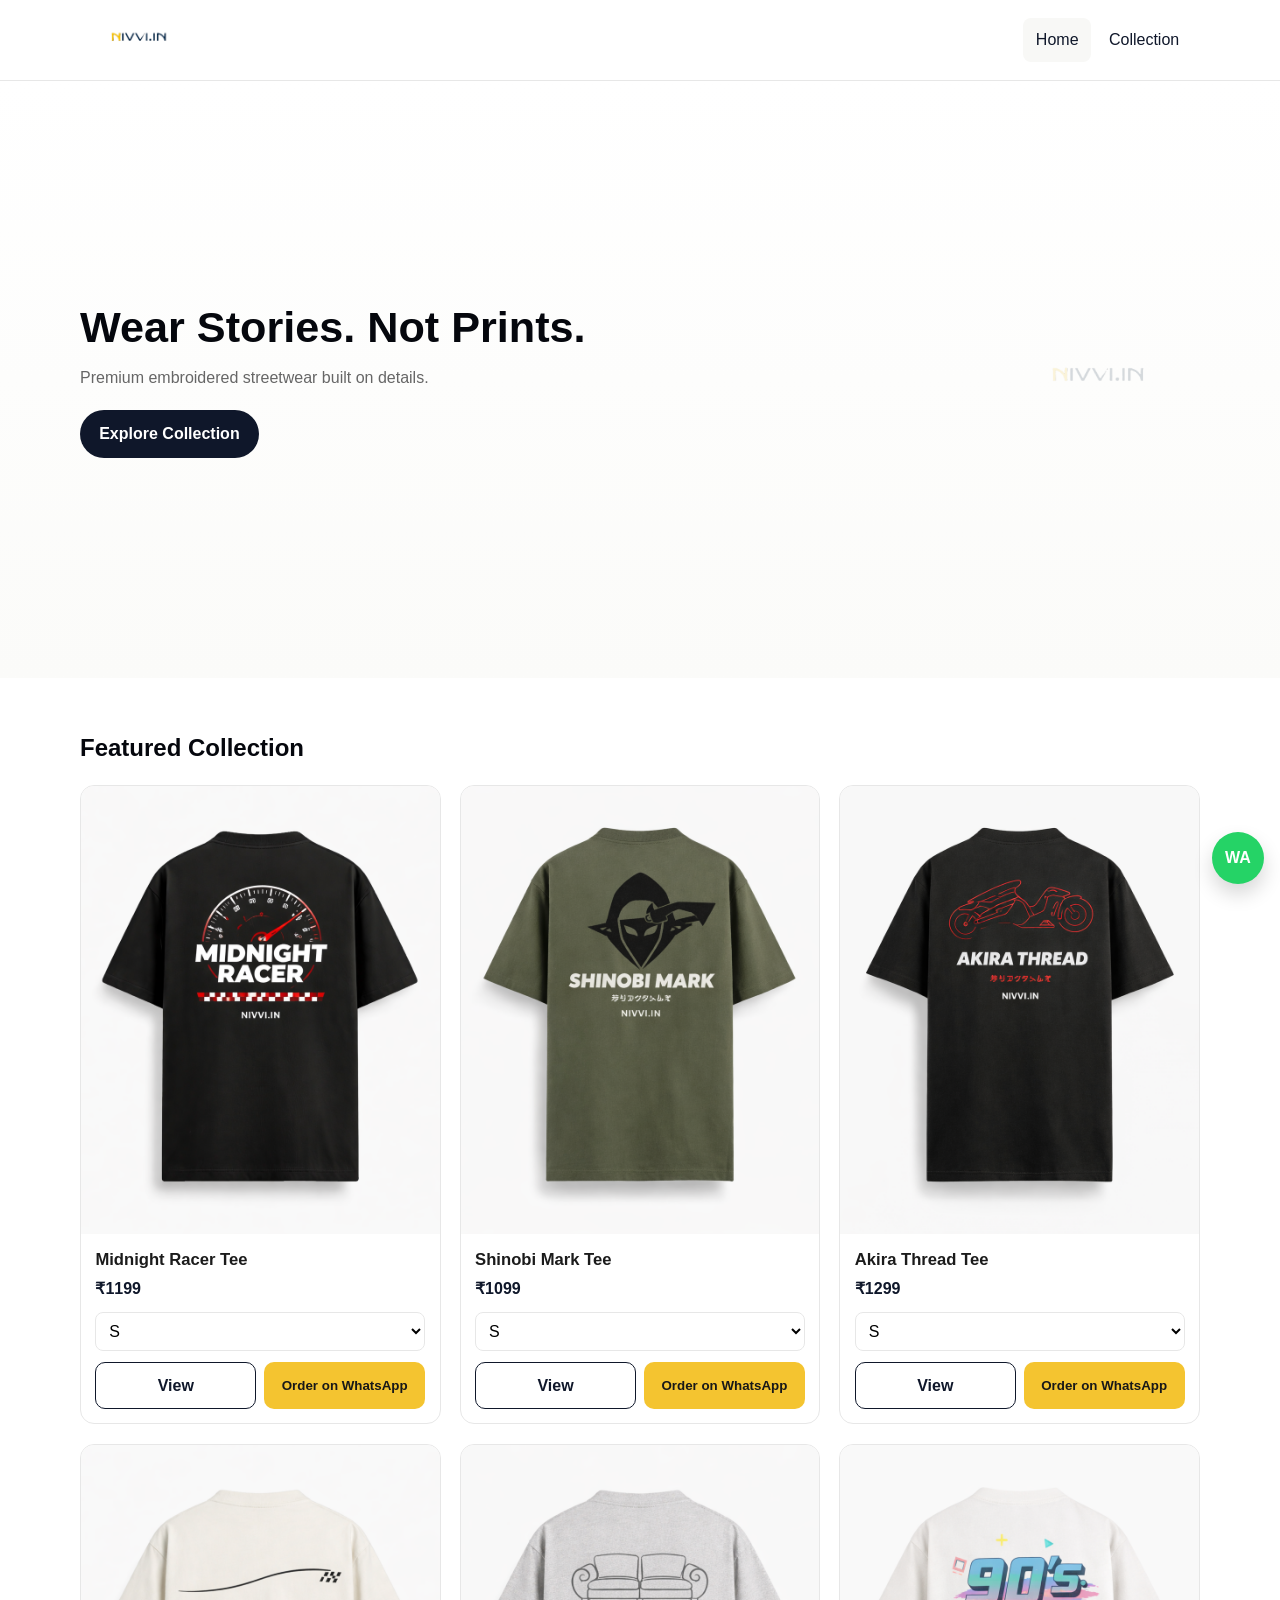
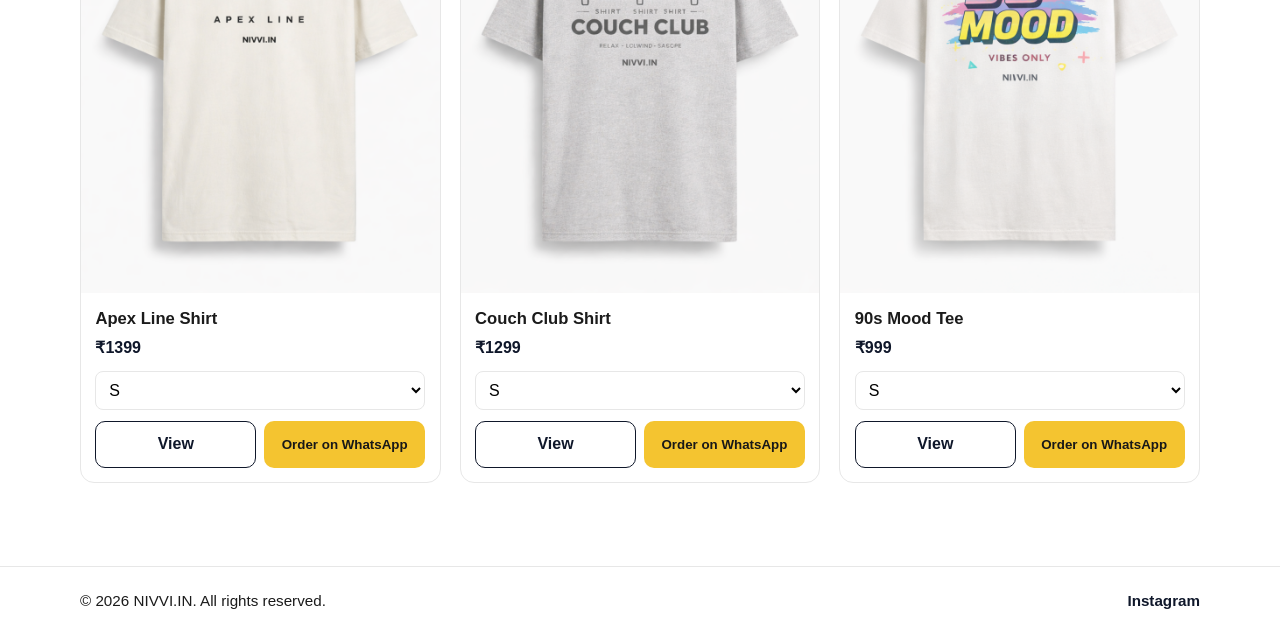
<file: index.html>
<!DOCTYPE html>
<html lang="en">
<head>
  <meta charset="UTF-8" />
  <meta name="viewport" content="width=device-width, initial-scale=1.0" />
  <meta name="description" content="NIVVI.IN - Premium embroidered streetwear built on details." />
  <title>NIVVI.IN | Home</title>
  <link rel="stylesheet" href="styles.css" />
</head>
<body data-page="home">
  <!-- Sticky Navbar -->
  <header class="site-header">
    <nav class="navbar container" aria-label="Main Navigation">
      <a href="index.html" class="brand" aria-label="NIVVI.IN Home">
        <img src="nivvi logo.jpg" alt="NIVVI.IN Logo" class="brand-logo" />
      </a>

      <button class="nav-toggle" aria-label="Toggle menu" aria-expanded="false">
        <span></span><span></span><span></span>
      </button>

      <ul class="nav-links">
        <li><a href="index.html" class="active">Home</a></li>
        <li><a href="collection.html">Collection</a></li>
      </ul>
    </nav>
  </header>

  <main>
    <!-- Hero -->
    <section class="hero section">
      <div class="container hero-content">
        <div class="hero-text">
          <h1>Wear Stories. Not Prints.</h1>
          <p>Premium embroidered streetwear built on details.</p>
          <a href="collection.html" class="btn btn-primary">Explore Collection</a>
        </div>
        <div class="hero-logo-wrap" aria-hidden="true">
          <img src="nivvi logo.jpg" alt="" class="hero-logo-subtle" />
        </div>
      </div>
    </section>

    <!-- Product Grid -->
    <section class="section">
      <div class="container">
        <div class="section-head">
          <h2>Featured Collection</h2>
        </div>
        <div id="product-grid-home" class="product-grid" aria-live="polite"></div>
      </div>
    </section>
  </main>

  <!-- Floating WhatsApp -->
  <a
    href="https://wa.me/917016248695"
    class="floating-whatsapp"
    target="_blank"
    rel="noopener noreferrer"
    aria-label="Chat on WhatsApp"
    title="Chat on WhatsApp"
  >
    WA
  </a>

  <footer class="site-footer">
    <div class="container footer-content">
      <p>© <span id="year"></span> NIVVI.IN. All rights reserved.</p>
      <a href="https://instagram.com/" target="_blank" rel="noopener noreferrer" aria-label="Instagram">
        Instagram
      </a>
    </div>
  </footer>

  <script src="script.js"></script>
</body>
</html>
</file>
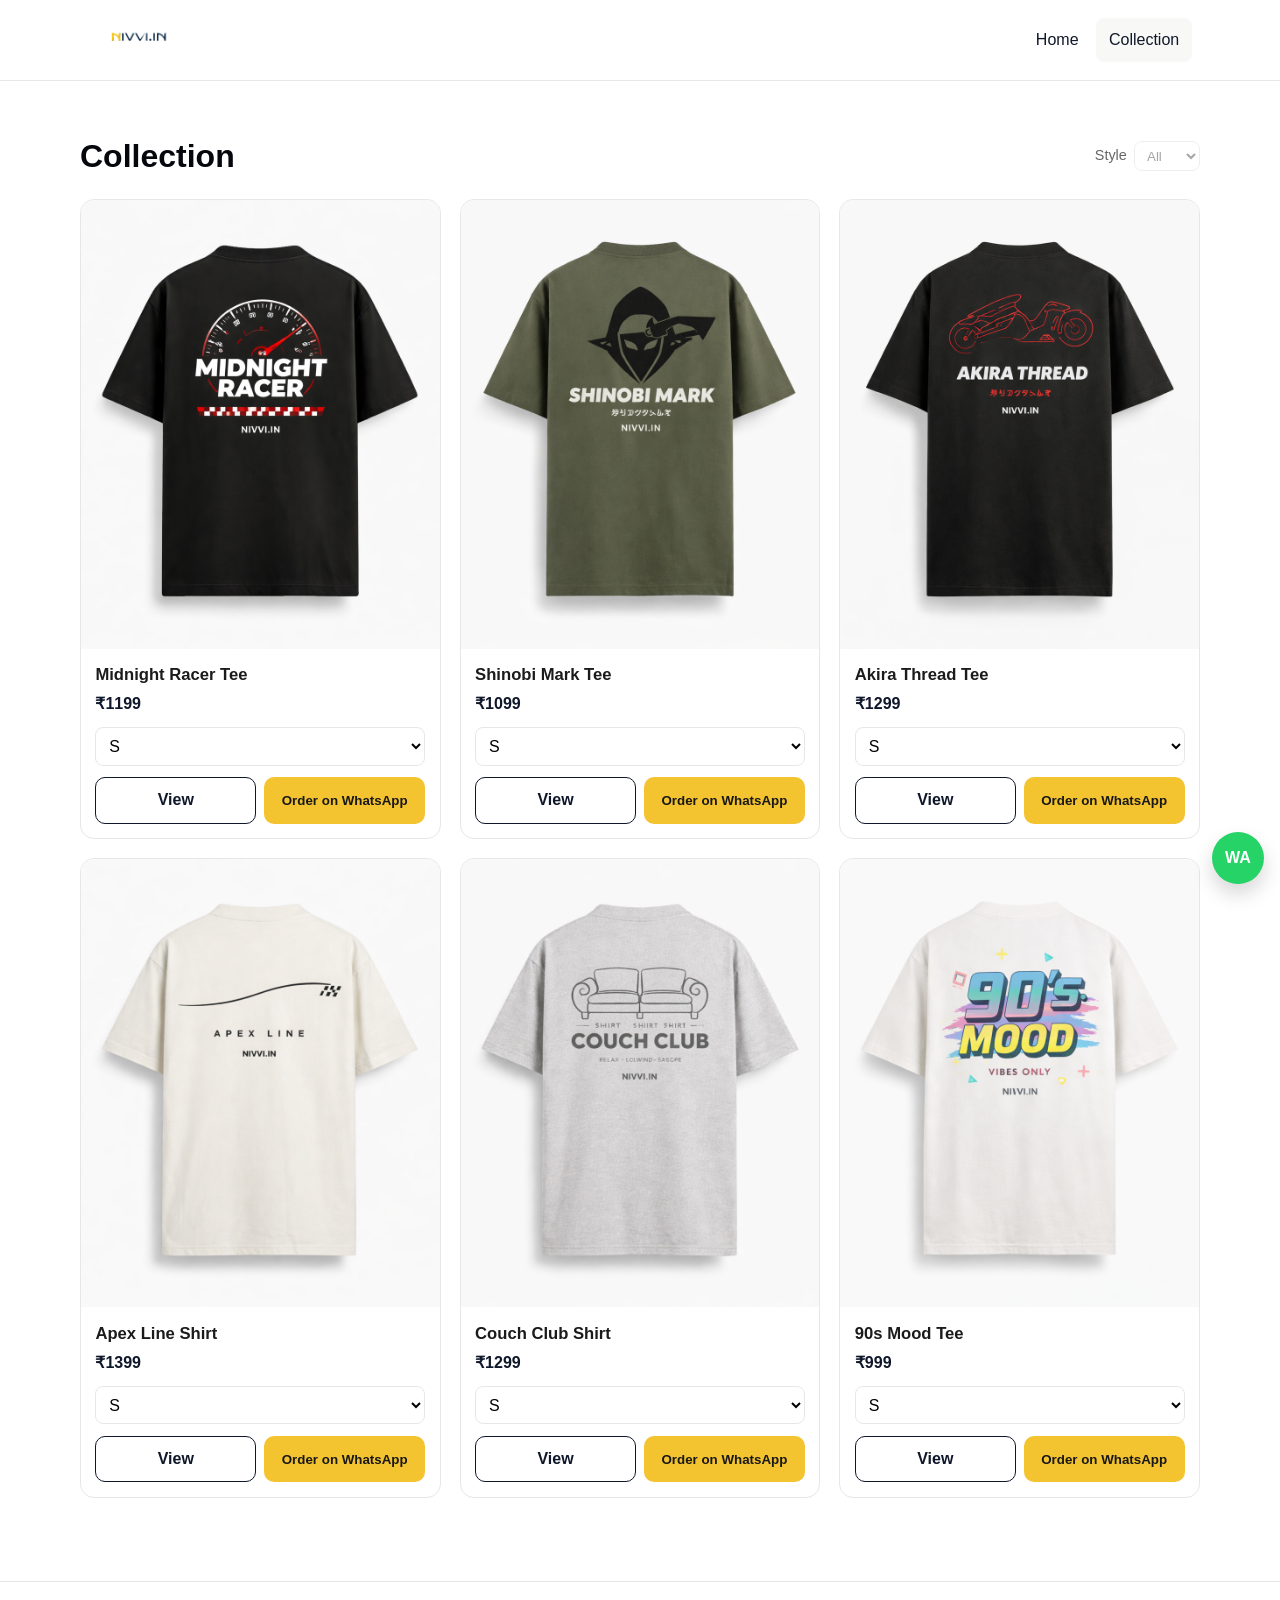
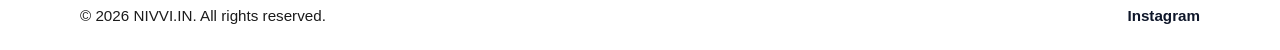
<file: collection.html>
<!DOCTYPE html>
<html lang="en">
<head>
  <meta charset="UTF-8" />
  <meta name="viewport" content="width=device-width, initial-scale=1.0" />
  <meta name="description" content="Explore the full NIVVI.IN collection." />
  <title>NIVVI.IN | Collection</title>
  <link rel="stylesheet" href="styles.css" />
</head>
<body data-page="collection">
  <header class="site-header">
    <nav class="navbar container" aria-label="Main Navigation">
      <a href="index.html" class="brand" aria-label="NIVVI.IN Home">
        <img src="nivvi logo.jpg" alt="NIVVI.IN Logo" class="brand-logo" />
      </a>

      <button class="nav-toggle" aria-label="Toggle menu" aria-expanded="false">
        <span></span><span></span><span></span>
      </button>

      <ul class="nav-links">
        <li><a href="index.html">Home</a></li>
        <li><a href="collection.html" class="active">Collection</a></li>
      </ul>
    </nav>
  </header>

  <main class="section">
    <div class="container">
      <div class="section-head collection-head">
        <h1>Collection</h1>
        <!-- Optional non-functional filter UI -->
        <div class="fake-filter" aria-label="Filters">
          <label for="filter-style">Style</label>
          <select id="filter-style" disabled>
            <option>All</option>
            <option>Tee</option>
            <option>Shirt</option>
          </select>
        </div>
      </div>

      <div id="product-grid-collection" class="product-grid" aria-live="polite"></div>
    </div>
  </main>

  <a
    href="https://wa.me/917016248695"
    class="floating-whatsapp"
    target="_blank"
    rel="noopener noreferrer"
    aria-label="Chat on WhatsApp"
    title="Chat on WhatsApp"
  >
    WA
  </a>

  <footer class="site-footer">
    <div class="container footer-content">
      <p>© <span id="year"></span> NIVVI.IN. All rights reserved.</p>
      <a href="https://instagram.com/" target="_blank" rel="noopener noreferrer" aria-label="Instagram">
        Instagram
      </a>
    </div>
  </footer>

  <script src="script.js"></script>
</body>
</html>
</file>
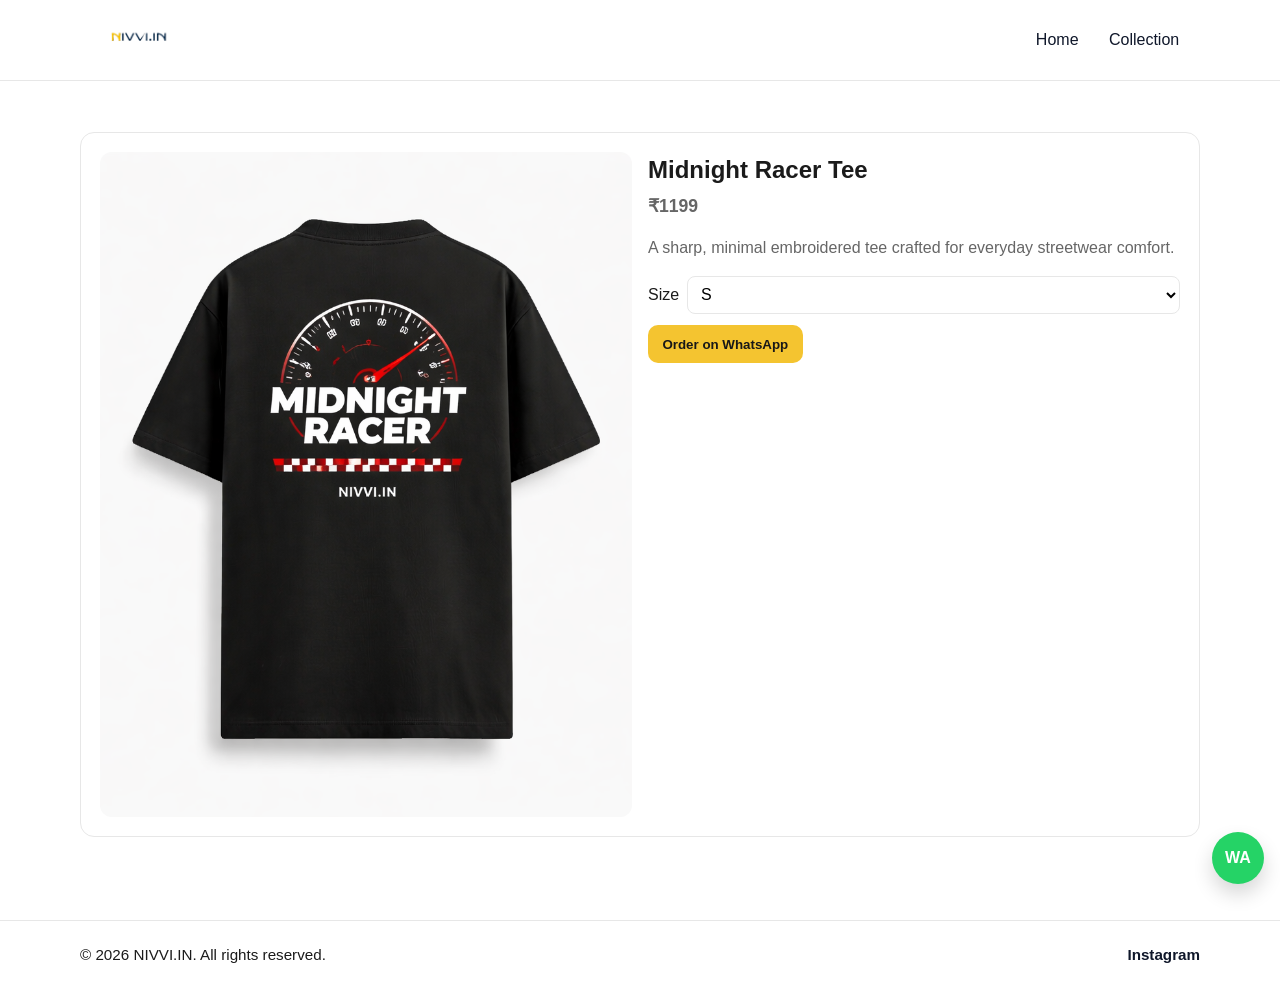
<file: product.html>
<!DOCTYPE html>
<html lang="en">
<head>
  <meta charset="UTF-8" />
  <meta name="viewport" content="width=device-width, initial-scale=1.0" />
  <meta name="description" content="NIVVI.IN Product Details" />
  <title>NIVVI.IN | Product</title>
  <link rel="stylesheet" href="styles.css" />
</head>
<body data-page="product">
  <header class="site-header">
    <nav class="navbar container" aria-label="Main Navigation">
      <a href="index.html" class="brand" aria-label="NIVVI.IN Home">
        <img src="nivvi logo.jpg" alt="NIVVI.IN Logo" class="brand-logo" />
      </a>

      <button class="nav-toggle" aria-label="Toggle menu" aria-expanded="false">
        <span></span><span></span><span></span>
      </button>

      <ul class="nav-links">
        <li><a href="index.html">Home</a></li>
        <li><a href="collection.html">Collection</a></li>
      </ul>
    </nav>
  </header>

  <main class="section">
    <div class="container">
      <article id="product-detail" class="product-detail" aria-live="polite"></article>
    </div>
  </main>

  <a
    href="https://wa.me/917016248695"
    class="floating-whatsapp"
    target="_blank"
    rel="noopener noreferrer"
    aria-label="Chat on WhatsApp"
    title="Chat on WhatsApp"
  >
    WA
  </a>

  <footer class="site-footer">
    <div class="container footer-content">
      <p>© <span id="year"></span> NIVVI.IN. All rights reserved.</p>
      <a href="https://instagram.com/" target="_blank" rel="noopener noreferrer" aria-label="Instagram">
        Instagram
      </a>
    </div>
  </footer>

  <script src="script.js"></script>
</body>
</html>
</file>
<file: styles.css>
/* =========================
   NIVVI.IN - Global Styles
   ========================= */
:root {
  --color-primary: #0f172a; /* deep navy */
  --color-dark: #05070d;
  --color-accent: #f4c430; /* yellow accent */
  --color-bg: #f8f8f6;
  --color-white: #ffffff;
  --color-text: #1b1b1b;
  --color-muted: #666;
  --border: #e7e7e7;
  --radius: 14px;
  --shadow: 0 8px 25px rgba(0, 0, 0, 0.06);
  --transition: all 0.25s ease;
}

*,
*::before,
*::after {
  box-sizing: border-box;
}

html,
body {
  margin: 0;
  padding: 0;
}

body {
  font-family: "Inter", "Segoe UI", Roboto, Arial, sans-serif;
  color: var(--color-text);
  background: var(--color-white);
  line-height: 1.5;
}

img {
  max-width: 100%;
  display: block;
}

a {
  text-decoration: none;
  color: inherit;
}

.container {
  width: min(1120px, 92%);
  margin-inline: auto;
}

.section {
  padding: 2.5rem 0;
}

/* =========================
   Navbar
   ========================= */
.site-header {
  position: sticky;
  top: 0;
  z-index: 1000;
  background: rgba(255, 255, 255, 0.95);
  border-bottom: 1px solid var(--border);
  backdrop-filter: blur(6px);
}

.navbar {
  display: flex;
  align-items: center;
  justify-content: space-between;
  min-height: 72px;
}

.brand-logo {
  width: 120px;
  height: auto;
  object-fit: contain;
}

.nav-toggle {
  display: inline-flex;
  flex-direction: column;
  gap: 4px;
  border: 0;
  background: transparent;
  cursor: pointer;
}

.nav-toggle span {
  width: 22px;
  height: 2px;
  background: var(--color-primary);
  border-radius: 2px;
}

.nav-links {
  position: absolute;
  top: 72px;
  right: 4%;
  background: var(--color-white);
  border: 1px solid var(--border);
  border-radius: 10px;
  list-style: none;
  margin: 0;
  padding: 0.5rem;
  min-width: 140px;
  display: none;
  box-shadow: var(--shadow);
}

.nav-links.open {
  display: block;
}

.nav-links li a {
  display: block;
  padding: 0.6rem 0.8rem;
  color: var(--color-primary);
  font-weight: 500;
  border-radius: 8px;
}

.nav-links li a:hover,
.nav-links li a.active {
  background: var(--color-bg);
}

/* =========================
   Hero
   ========================= */
.hero {
  background: linear-gradient(180deg, #ffffff, #fbfbf9);
}

.hero-content {
  display: grid;
  gap: 1.2rem;
  align-items: center;
}

.hero-text h1 {
  margin: 0;
  font-size: 1.9rem;
  line-height: 1.2;
  color: var(--color-dark);
}

.hero-text p {
  margin: 0.8rem 0 1.2rem;
  color: var(--color-muted);
}

.btn {
  display: inline-block;
  border: 0;
  border-radius: 999px;
  padding: 0.75rem 1.2rem;
  font-weight: 600;
  transition: var(--transition);
  cursor: pointer;
}

.btn-primary {
  background: var(--color-primary);
  color: var(--color-white);
}

.btn-primary:hover {
  transform: translateY(-1px);
  background: #1c2745;
}

.hero-logo-wrap {
  justify-self: start;
}

.hero-logo-subtle {
  width: 90px;
  opacity: 0.16;
  filter: grayscale(20%);
}

/* =========================
   Sections / Headings
   ========================= */
.section-head {
  display: flex;
  align-items: center;
  justify-content: space-between;
  gap: 1rem;
  margin-bottom: 1.2rem;
}

.section-head h1,
.section-head h2 {
  margin: 0;
  color: var(--color-dark);
}

.collection-head {
  flex-wrap: wrap;
}

.fake-filter {
  display: inline-flex;
  align-items: center;
  gap: 0.45rem;
  font-size: 0.9rem;
  color: var(--color-muted);
}

.fake-filter select {
  border: 1px solid var(--border);
  border-radius: 8px;
  padding: 0.35rem 0.5rem;
  background: var(--color-white);
}

/* =========================
   Product Grid + Cards
   ========================= */
.product-grid {
  display: grid;
  grid-template-columns: 1fr;
  gap: 1rem;
}

.product-card {
  background: var(--color-white);
  border: 1px solid var(--border);
  border-radius: var(--radius);
  overflow: hidden;
  transition: var(--transition);
}

.product-card:hover {
  transform: translateY(-4px);
  box-shadow: var(--shadow);
}

.product-image-wrap {
  aspect-ratio: 4 / 5;
  background: #f1f1ef;
  overflow: hidden;
}

.product-image {
  width: 100%;
  height: 100%;
  object-fit: cover;
}

.product-body {
  padding: 0.9rem;
}

.product-name {
  margin: 0 0 0.25rem;
  font-size: 1.04rem;
}

.product-price {
  margin: 0 0 0.7rem;
  color: var(--color-primary);
  font-weight: 700;
}

.select-row {
  display: flex;
  align-items: center;
  gap: 0.5rem;
  margin-bottom: 0.7rem;
}

.size-select {
  width: 100%;
  border: 1px solid var(--border);
  border-radius: 8px;
  padding: 0.55rem;
  font: inherit;
  background: var(--color-white);
}

.card-actions {
  display: grid;
  grid-template-columns: 1fr;
  gap: 0.5rem;
}

.btn-outline {
  border: 1px solid var(--color-primary);
  background: transparent;
  color: var(--color-primary);
  text-align: center;
  padding: 0.65rem 0.9rem;
  border-radius: 10px;
  font-weight: 600;
}

.btn-outline:hover {
  background: #eef2ff;
}

.btn-whatsapp {
  background: var(--color-accent);
  color: #181818;
  text-align: center;
  font-weight: 700;
  padding: 0.7rem 0.9rem;
  border-radius: 10px;
  border: none;
}

.btn-whatsapp:hover {
  filter: brightness(0.96);
}

/* =========================
   Product Detail Page
   ========================= */
.product-detail {
  display: grid;
  grid-template-columns: 1fr;
  gap: 1rem;
  background: var(--color-white);
  border: 1px solid var(--border);
  border-radius: var(--radius);
  padding: 1rem;
}

.product-detail-image-wrap {
  background: #f3f3f0;
  border-radius: 12px;
  overflow: hidden;
  aspect-ratio: 4 / 5;
}

.product-detail-image {
  width: 100%;
  height: 100%;
  object-fit: cover;
}

.product-detail h1 {
  margin: 0;
  font-size: 1.5rem;
}

.product-detail-price {
  color: var(--color-primary);
  font-size: 1.1rem;
  font-weight: 700;
  margin: 0.3rem 0 0.6rem;
}

.product-detail p {
  color: var(--color-muted);
}

/* =========================
   Footer + Floating WhatsApp
   ========================= */
.site-footer {
  border-top: 1px solid var(--border);
  margin-top: 2rem;
  background: #fff;
}

.footer-content {
  min-height: 68px;
  display: flex;
  align-items: center;
  justify-content: space-between;
  gap: 1rem;
  font-size: 0.95rem;
}

.footer-content a {
  color: var(--color-primary);
  font-weight: 600;
}

.floating-whatsapp {
  position: fixed;
  right: 16px;
  bottom: 16px;
  width: 52px;
  height: 52px;
  border-radius: 50%;
  display: grid;
  place-items: center;
  font-weight: 800;
  background: #25d366;
  color: white;
  box-shadow: 0 10px 20px rgba(0, 0, 0, 0.16);
  z-index: 1001;
}

/* =========================
   Desktop
   ========================= */
@media (min-width: 700px) {
  .nav-toggle {
    display: none;
  }

  .nav-links {
    position: static;
    display: flex !important;
    align-items: center;
    gap: 0.3rem;
    border: 0;
    box-shadow: none;
    min-width: auto;
    background: transparent;
  }

  .hero-content {
    grid-template-columns: 1.1fr 0.9fr;
    min-height: 55vh;
  }

  .hero-text h1 {
    font-size: 2.7rem;
  }

  .hero-logo-wrap {
    justify-self: end;
  }

  .hero-logo-subtle {
    width: 200px;
  }

  .product-grid {
    grid-template-columns: repeat(2, 1fr);
  }

  .card-actions {
    grid-template-columns: 1fr 1fr;
  }

  .product-detail {
    grid-template-columns: 1fr 1fr;
    padding: 1.2rem;
  }
}

@media (min-width: 1024px) {
  .product-grid {
    grid-template-columns: repeat(3, 1fr);
    gap: 1.2rem;
  }

  .section {
    padding: 3.2rem 0;
  }
}
</file>
